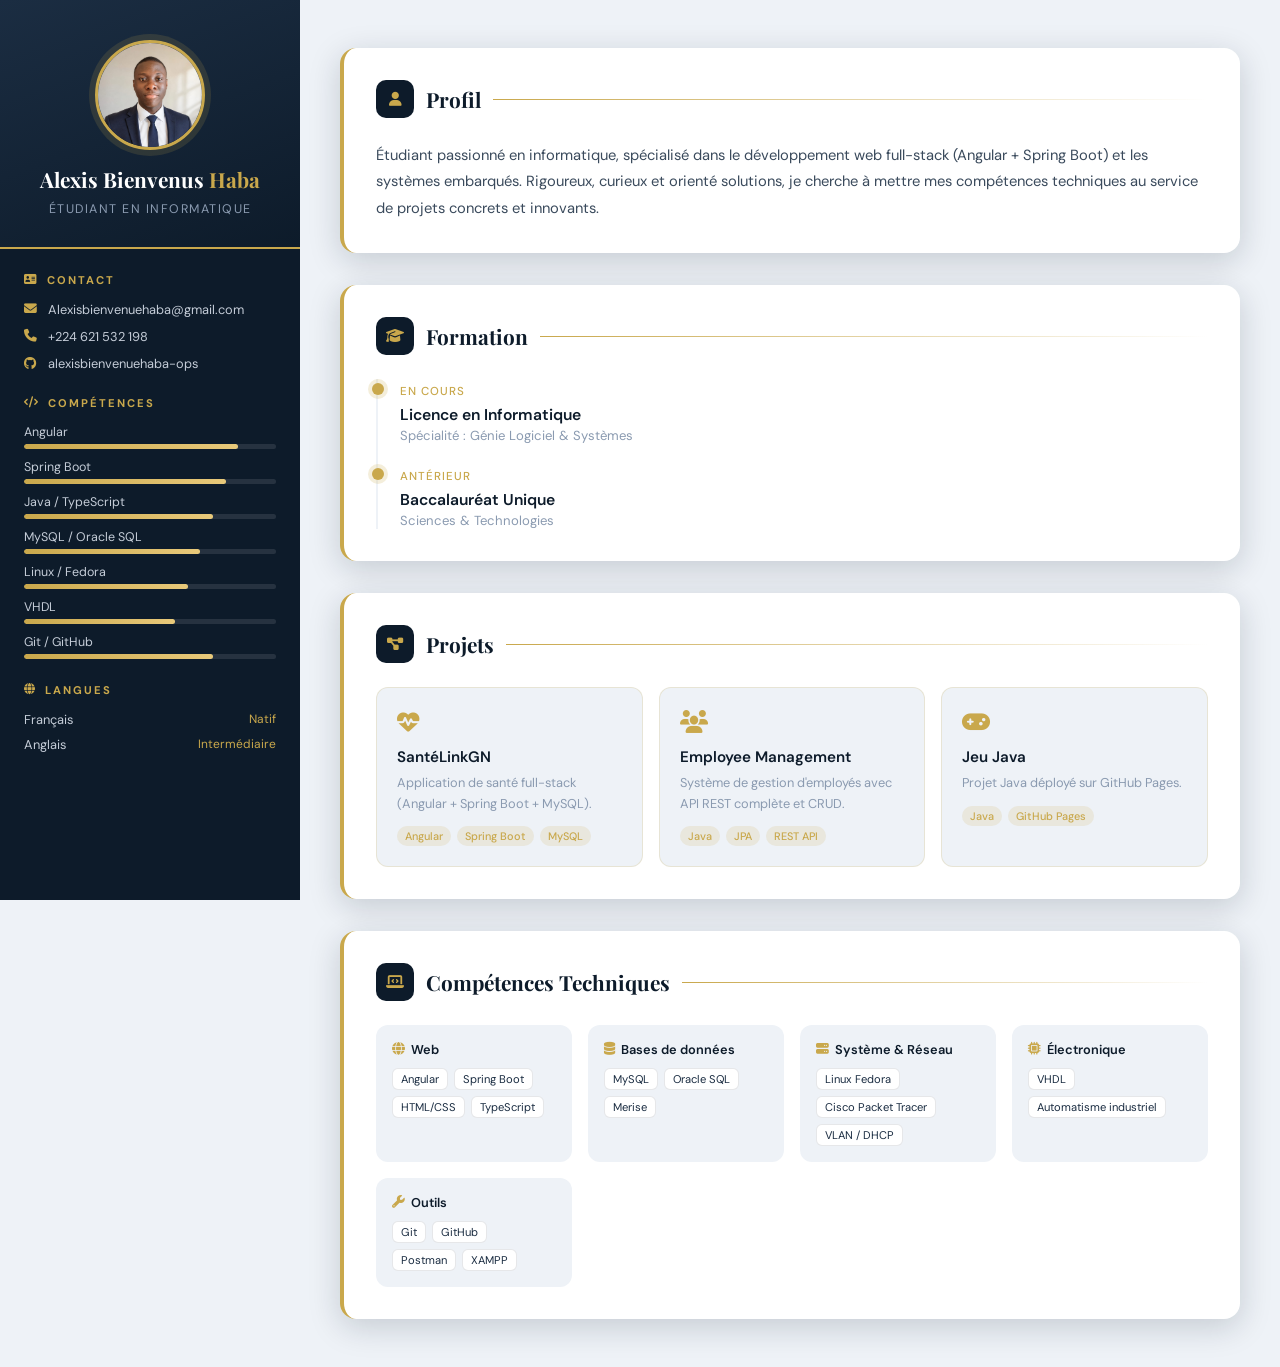
<file: index.html>
<!DOCTYPE html>
<html lang="fr">
<head>
  <meta charset="UTF-8" />
  <meta name="viewport" content="width=device-width, initial-scale=1.0"/>
  <title>CV – Alexis Bienvenus Haba</title>
  <link rel="stylesheet" href="java.css" />
  <link href="https://fonts.googleapis.com/css2?family=Playfair+Display:wght@400;700;900&family=DM+Sans:wght@300;400;500&display=swap" rel="stylesheet"/>
  <link rel="stylesheet" href="https://cdnjs.cloudflare.com/ajax/libs/font-awesome/6.5.0/css/all.min.css"/>
</head>
<body>

  <aside class="sidebar">
    <div class="sidebar-top">
      <div class="photo-wrapper">
        <img src="photo.jpeg" alt="Alexis Bienvenus Haba" class="photo"/>
      </div>
      <h1 class="name">Alexis Bienvenus <span>Haba</span></h1>
      <p class="title-tag">Étudiant en Informatique</p>
    </div>

    <div class="sidebar-section">
      <h3 class="section-label"><i class="fa-solid fa-address-card"></i> Contact</h3>
      <ul class="contact-list">
        <li><i class="fa-solid fa-envelope"></i><span>Alexisbienvenuehaba@gmail.com</span></li>
        <li><i class="fa-solid fa-phone"></i><span>+224 621 532 198</span></li>
        <li><i class="fa-brands fa-github"></i><span>alexisbienvenuehaba-ops</span></li>
      </ul>
    </div>

    <div class="sidebar-section">
      <h3 class="section-label"><i class="fa-solid fa-code"></i> Compétences</h3>
      <div class="skills-list">
        <div class="skill-item" data-level="85">
          <span class="skill-name">Angular</span>
          <div class="skill-bar"><div class="skill-fill"></div></div>
        </div>
        <div class="skill-item" data-level="80">
          <span class="skill-name">Spring Boot</span>
          <div class="skill-bar"><div class="skill-fill"></div></div>
        </div>
        <div class="skill-item" data-level="75">
          <span class="skill-name">Java / TypeScript</span>
          <div class="skill-bar"><div class="skill-fill"></div></div>
        </div>
        <div class="skill-item" data-level="70">
          <span class="skill-name">MySQL / Oracle SQL</span>
          <div class="skill-bar"><div class="skill-fill"></div></div>
        </div>
        <div class="skill-item" data-level="65">
          <span class="skill-name">Linux / Fedora</span>
          <div class="skill-bar"><div class="skill-fill"></div></div>
        </div>
        <div class="skill-item" data-level="60">
          <span class="skill-name">VHDL</span>
          <div class="skill-bar"><div class="skill-fill"></div></div>
        </div>
        <div class="skill-item" data-level="75">
          <span class="skill-name">Git / GitHub</span>
          <div class="skill-bar"><div class="skill-fill"></div></div>
        </div>
      </div>
    </div>

    <div class="sidebar-section">
      <h3 class="section-label"><i class="fa-solid fa-globe"></i> Langues</h3>
      <ul class="lang-list">
        <li><span class="lang">Français</span><span class="lang-level">Natif</span></li>
        <li><span class="lang">Anglais</span><span class="lang-level">Intermédiaire</span></li>
      </ul>
    </div>
  </aside>

  <main class="main">

    <section class="card reveal">
      <div class="card-header">
        <span class="card-icon"><i class="fa-solid fa-user"></i></span>
        <h2>Profil</h2>
        <div class="line"></div>
      </div>
      <p class="profil-text">
        Étudiant passionné en informatique, spécialisé dans le développement web full-stack
        (Angular + Spring Boot) et les systèmes embarqués. Rigoureux, curieux et orienté solutions,
        je cherche à mettre mes compétences techniques au service de projets concrets et innovants.
      </p>
    </section>

    <section class="card reveal">
      <div class="card-header">
        <span class="card-icon"><i class="fa-solid fa-graduation-cap"></i></span>
        <h2>Formation</h2>
        <div class="line"></div>
      </div>
      <div class="timeline">
        <div class="tl-item">
          <div class="tl-dot"></div>
          <div class="tl-content">
            <span class="tl-date">En cours</span>
            <h3 class="tl-title">Licence en Informatique</h3>
            <p class="tl-sub">Spécialité : Génie Logiciel & Systèmes</p>
          </div>
        </div>
        <div class="tl-item">
          <div class="tl-dot"></div>
          <div class="tl-content">
            <span class="tl-date">Antérieur</span>
            <h3 class="tl-title">Baccalauréat Unique</h3>
            <p class="tl-sub">Sciences & Technologies</p>
          </div>
        </div>
      </div>
    </section>

    <section class="card reveal">
      <div class="card-header">
        <span class="card-icon"><i class="fa-solid fa-diagram-project"></i></span>
        <h2>Projets</h2>
        <div class="line"></div>
      </div>
      <div class="projects-grid">
        <div class="project-card">
          <div class="project-icon"><i class="fa-solid fa-heart-pulse"></i></div>
          <h3>SantéLinkGN</h3>
          <p>Application de santé full-stack (Angular + Spring Boot + MySQL).</p>
          <div class="project-tags">
            <span>Angular</span><span>Spring Boot</span><span>MySQL</span>
          </div>
        </div>
        <div class="project-card">
          <div class="project-icon"><i class="fa-solid fa-users"></i></div>
          <h3>Employee Management</h3>
          <p>Système de gestion d'employés avec API REST complète et CRUD.</p>
          <div class="project-tags">
            <span>Java</span><span>JPA</span><span>REST API</span>
          </div>
        </div>
        <div class="project-card">
          <div class="project-icon"><i class="fa-solid fa-gamepad"></i></div>
          <h3>Jeu Java</h3>
          <p>Projet Java déployé sur GitHub Pages.</p>
          <div class="project-tags">
            <span>Java</span><span>GitHub Pages</span>
          </div>
        </div>
      </div>
    </section>

    <section class="card reveal">
      <div class="card-header">
        <span class="card-icon"><i class="fa-solid fa-laptop-code"></i></span>
        <h2>Compétences Techniques</h2>
        <div class="line"></div>
      </div>
      <div class="tech-grid">
        <div class="tech-block">
          <h4><i class="fa-solid fa-globe"></i> Web</h4>
          <div class="tech-tags"><span>Angular</span><span>Spring Boot</span><span>HTML/CSS</span><span>TypeScript</span></div>
        </div>
        <div class="tech-block">
          <h4><i class="fa-solid fa-database"></i> Bases de données</h4>
          <div class="tech-tags"><span>MySQL</span><span>Oracle SQL</span><span>Merise</span></div>
        </div>
        <div class="tech-block">
          <h4><i class="fa-solid fa-server"></i> Système & Réseau</h4>
          <div class="tech-tags"><span>Linux Fedora</span><span>Cisco Packet Tracer</span><span>VLAN / DHCP</span></div>
        </div>
        <div class="tech-block">
          <h4><i class="fa-solid fa-microchip"></i> Électronique</h4>
          <div class="tech-tags"><span>VHDL</span><span>Automatisme industriel</span></div>
        </div>
        <div class="tech-block">
          <h4><i class="fa-solid fa-wrench"></i> Outils</h4>
          <div class="tech-tags"><span>Git</span><span>GitHub</span><span>Postman</span><span>XAMPP</span></div>
        </div>
      </div>
    </section>

  </main>

  <script src="java.js"></script>
</body>
</html>
</file>
<file: java.css>
:root {
  --navy: #0d1b2a;
  --navy2: #1b2d42;
  --gold: #c9a84c;
  --gold2: #e8c97a;
  --cream: #f5f0e8;
  --white: #ffffff;
  --gray: #8a9ab0;
  --light: #eef2f7;
  --shadow: 0 8px 32px rgba(13,27,42,0.18);
  --radius: 16px;
  --font-display: 'Playfair Display', serif;
  --font-body: 'DM Sans', sans-serif;
}

*, *::before, *::after {
  margin: 0; padding: 0;
  box-sizing: border-box;
}

html { scroll-behavior: smooth; }

body {
  display: flex;
  min-height: 100vh;
  background: var(--light);
  font-family: var(--font-body);
  color: var(--navy);
  overflow-x: hidden;
}

/* SIDEBAR */
.sidebar {
  width: 300px;
  min-width: 260px;
  background: var(--navy);
  color: var(--white);
  display: flex;
  flex-direction: column;
  padding: 0 0 40px 0;
  position: sticky;
  top: 0;
  height: 100vh;
  overflow-y: auto;
  animation: slideInLeft 0.8s cubic-bezier(.22,1,.36,1) both;
}

.sidebar::-webkit-scrollbar { width: 4px; }
.sidebar::-webkit-scrollbar-thumb { background: var(--gold); border-radius: 4px; }

@keyframes slideInLeft {
  from { transform: translateX(-60px); opacity: 0; }
  to   { transform: translateX(0);     opacity: 1; }
}

.sidebar-top {
  background: linear-gradient(160deg, var(--navy2), var(--navy));
  padding: 40px 24px 30px;
  text-align: center;
  border-bottom: 2px solid var(--gold);
}

.photo-wrapper {
  width: 110px;
  height: 110px;
  border-radius: 50%;
  border: 3px solid var(--gold);
  overflow: hidden;
  margin: 0 auto 16px;
  box-shadow: 0 0 0 6px rgba(201,168,76,0.15);
}

.photo {
  width: 100%;
  height: 100%;
  object-fit: cover;
}

.name {
  font-family: var(--font-display);
  font-size: 1.3rem;
  font-weight: 700;
  line-height: 1.3;
  color: var(--white);
}

.name span { color: var(--gold); }

.title-tag {
  margin-top: 8px;
  font-size: 0.78rem;
  color: var(--gray);
  text-transform: uppercase;
  letter-spacing: 1.5px;
}

.sidebar-section {
  padding: 24px 24px 0;
}

.section-label {
  font-size: 0.7rem;
  text-transform: uppercase;
  letter-spacing: 2px;
  color: var(--gold);
  margin-bottom: 14px;
  display: flex;
  align-items: center;
  gap: 8px;
}

.contact-list {
  list-style: none;
  display: flex;
  flex-direction: column;
  gap: 10px;
}

.contact-list li {
  display: flex;
  align-items: flex-start;
  gap: 10px;
  font-size: 0.8rem;
  color: #c5cdd8;
  word-break: break-all;
}

.contact-list li i { color: var(--gold); margin-top: 2px; min-width: 14px; }

/* SKILLS */
.skills-list {
  display: flex;
  flex-direction: column;
  gap: 10px;
}

.skill-item { display: flex; flex-direction: column; gap: 4px; }

.skill-name {
  font-size: 0.78rem;
  color: #c5cdd8;
}

.skill-bar {
  height: 5px;
  background: rgba(255,255,255,0.1);
  border-radius: 99px;
  overflow: hidden;
}

.skill-fill {
  height: 100%;
  width: 0%;
  background: linear-gradient(90deg, var(--gold), var(--gold2));
  border-radius: 99px;
  transition: width 1.2s cubic-bezier(.22,1,.36,1);
}

/* LANGUAGES */
.lang-list {
  list-style: none;
  display: flex;
  flex-direction: column;
  gap: 8px;
}

.lang-list li {
  display: flex;
  justify-content: space-between;
  font-size: 0.8rem;
  color: #c5cdd8;
}

.lang-level {
  color: var(--gold);
  font-size: 0.75rem;
}

/* MAIN */
.main {
  flex: 1;
  padding: 48px 40px;
  display: flex;
  flex-direction: column;
  gap: 32px;
  animation: fadeInUp 0.8s 0.3s cubic-bezier(.22,1,.36,1) both;
}

@keyframes fadeInUp {
  from { transform: translateY(40px); opacity: 0; }
  to   { transform: translateY(0);    opacity: 1; }
}

/* CARDS */
.card {
  background: var(--white);
  border-radius: var(--radius);
  padding: 32px;
  box-shadow: var(--shadow);
  border-left: 4px solid var(--gold);
  transition: transform 0.3s ease, box-shadow 0.3s ease;
}

.card:hover {
  transform: translateY(-4px);
  box-shadow: 0 16px 48px rgba(13,27,42,0.14);
}

.card-header {
  display: flex;
  align-items: center;
  gap: 12px;
  margin-bottom: 24px;
}

.card-icon {
  width: 38px;
  height: 38px;
  background: var(--navy);
  color: var(--gold);
  border-radius: 10px;
  display: flex;
  align-items: center;
  justify-content: center;
  font-size: 0.9rem;
  flex-shrink: 0;
}

.card-header h2 {
  font-family: var(--font-display);
  font-size: 1.3rem;
  font-weight: 700;
  color: var(--navy);
}

.line {
  flex: 1;
  height: 1px;
  background: linear-gradient(90deg, var(--gold), transparent);
}

/* PROFIL */
.profil-text {
  font-size: 0.92rem;
  line-height: 1.8;
  color: #3a4a5c;
}

/* TIMELINE */
.timeline {
  display: flex;
  flex-direction: column;
  gap: 20px;
  padding-left: 16px;
  border-left: 2px solid var(--light);
}

.tl-item {
  display: flex;
  gap: 16px;
  align-items: flex-start;
}

.tl-dot {
  width: 12px;
  height: 12px;
  border-radius: 50%;
  background: var(--gold);
  margin-left: -22px;
  margin-top: 4px;
  flex-shrink: 0;
  box-shadow: 0 0 0 4px rgba(201,168,76,0.2);
}

.tl-date {
  font-size: 0.72rem;
  color: var(--gold);
  text-transform: uppercase;
  letter-spacing: 1px;
  font-weight: 500;
}

.tl-title {
  font-size: 0.98rem;
  font-weight: 600;
  color: var(--navy);
  margin: 4px 0 2px;
}

.tl-sub {
  font-size: 0.82rem;
  color: var(--gray);
}

/* PROJECTS */
.projects-grid {
  display: grid;
  grid-template-columns: repeat(auto-fit, minmax(200px, 1fr));
  gap: 16px;
}

.project-card {
  background: var(--light);
  border-radius: 12px;
  padding: 20px;
  border: 1px solid rgba(201,168,76,0.2);
  transition: all 0.3s ease;
}

.project-card:hover {
  background: var(--navy);
  color: var(--white);
  transform: translateY(-4px);
}

.project-card:hover h3,
.project-card:hover p { color: var(--white); }

.project-icon {
  font-size: 1.4rem;
  color: var(--gold);
  margin-bottom: 10px;
}

.project-card h3 {
  font-size: 0.95rem;
  font-weight: 600;
  color: var(--navy);
  margin-bottom: 6px;
}

.project-card p {
  font-size: 0.8rem;
  color: var(--gray);
  line-height: 1.6;
  margin-bottom: 12px;
}

.project-tags {
  display: flex;
  flex-wrap: wrap;
  gap: 6px;
}

.project-tags span {
  font-size: 0.68rem;
  background: rgba(201,168,76,0.15);
  color: var(--gold);
  padding: 3px 8px;
  border-radius: 99px;
  font-weight: 500;
}

/* TECH GRID */
.tech-grid {
  display: grid;
  grid-template-columns: repeat(auto-fit, minmax(180px, 1fr));
  gap: 16px;
}

.tech-block {
  background: var(--light);
  border-radius: 12px;
  padding: 16px;
}

.tech-block h4 {
  font-size: 0.8rem;
  font-weight: 600;
  color: var(--navy);
  margin-bottom: 10px;
  display: flex;
  align-items: center;
  gap: 6px;
}

.tech-block h4 i { color: var(--gold); }

.tech-tags {
  display: flex;
  flex-wrap: wrap;
  gap: 6px;
}

.tech-tags span {
  font-size: 0.7rem;
  background: var(--white);
  color: var(--navy2);
  border: 1px solid rgba(13,27,42,0.1);
  padding: 3px 8px;
  border-radius: 6px;
}

/* REVEAL ANIMATION */
.reveal {
  opacity: 0;
  transform: translateY(30px);
  transition: opacity 0.7s ease, transform 0.7s ease;
}

.reveal.visible {
  opacity: 1;
  transform: translateY(0);
}

/* RESPONSIVE */
@media (max-width: 768px) {
  body { flex-direction: column; }

  .sidebar {
    width: 100%;
    height: auto;
    position: relative;
  }

  .main {
    padding: 24px 16px;
  }

  .projects-grid,
  .tech-grid {
    grid-template-columns: 1fr;
  }
}
</file>
